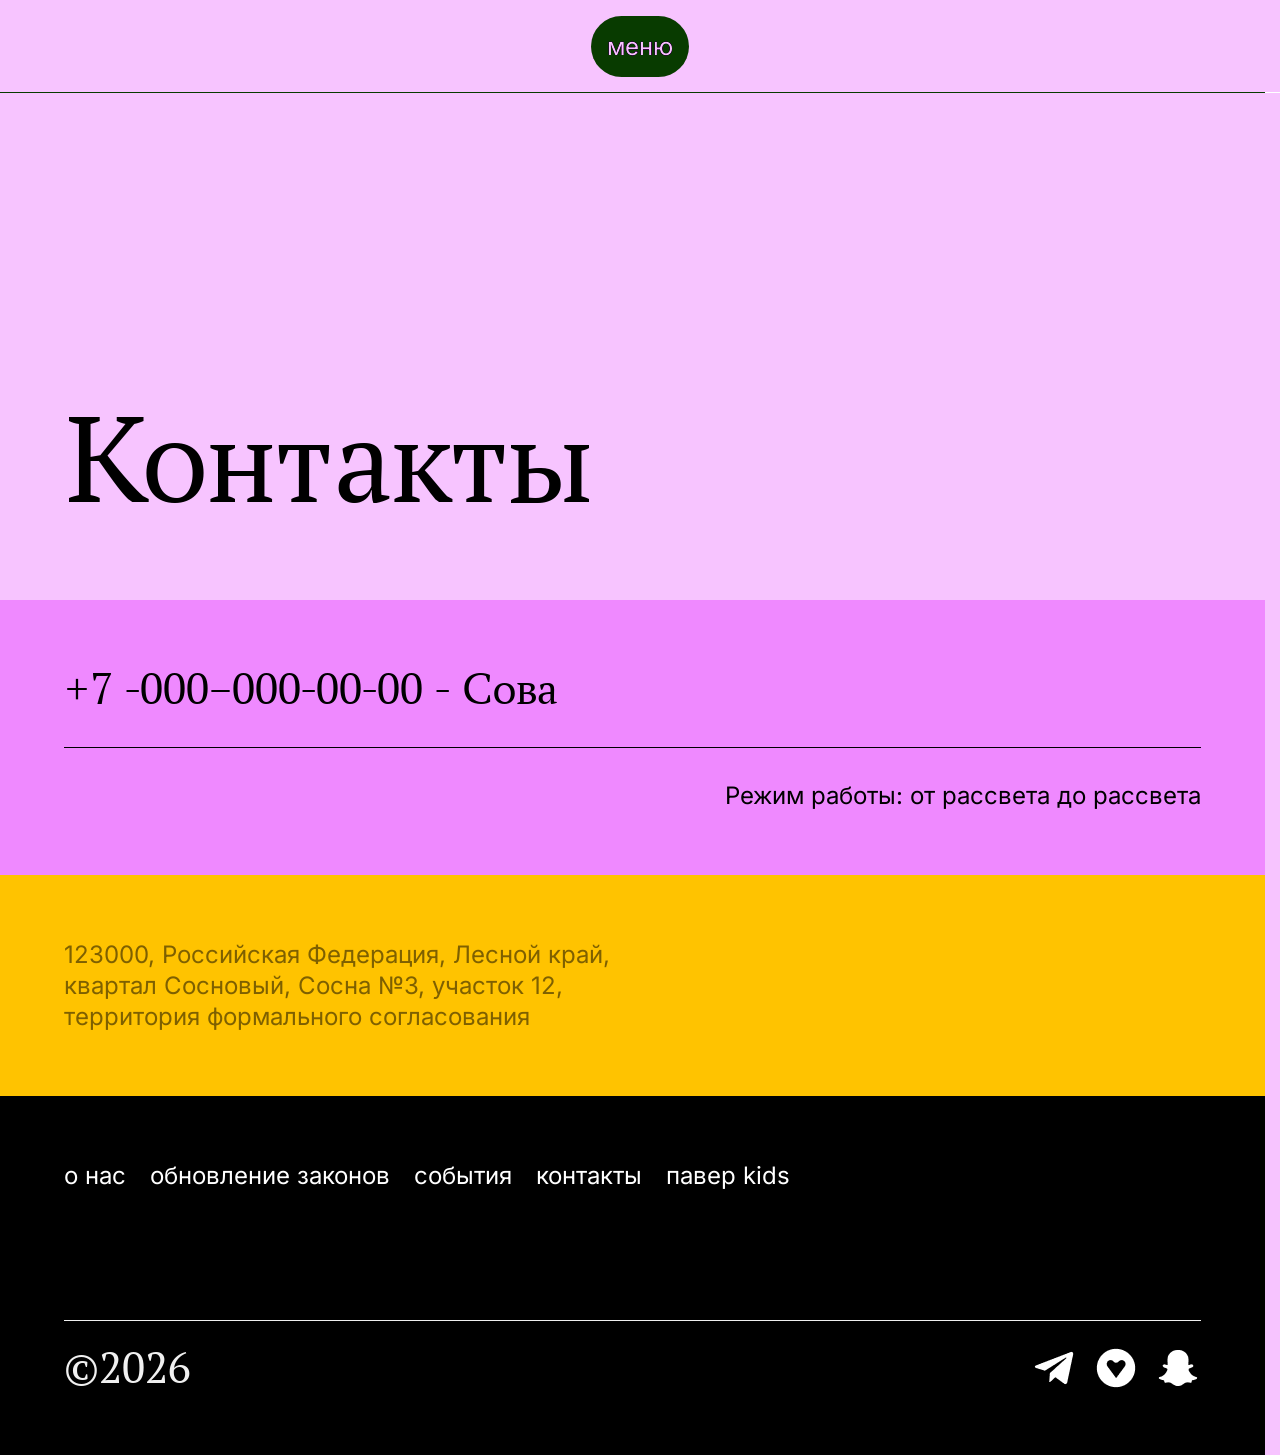
<file: contacts.html>
<!doctype html>
<html lang="en">
  <head>
    <meta charset="UTF-8" />
    <meta name="viewport" content="width=device-width, initial-scale=1.0" />

    <title>Павер | 4</title>

    <link rel="stylesheet" href="css/reset.css" />
    <link rel="stylesheet" href="css/fonts.css" />
    <link rel="stylesheet" href="css/style.css" />
    <link rel="stylesheet" href="css/adaptive.css" />

    <link rel="icon" type="image/svg+xml" href="assets/icons/favicon.svg" />

    <script src="js/gsap.min.js" defer></script>
    <script src="js/scripts.js" defer></script>
  </head>
  <body>
    <header class="header">
      <button class="menu-btn">меню</button>
    </header>

    <main>
      <section class="hero">
        <div class="menu-overlay">
          <nav class="menu">
            <a href="index.html" class="menu-item">главная</a>
            <a href="about.html" class="menu-item">о нас</a>
            <a href="laws.html" class="menu-item">обновление законов</a>
            <a href="events.html" class="menu-item">события</a>
            <a href="contacts.html" class="menu-item">контакты</a>
            <a
              href="https://ipzrev.github.io/web-poster/"
              class="menu-item"
              target="_blank"
              rel="noopener noreferrer"
            >
              павер kids
            </a>
          </nav>
        </div>
        <h1>
          <span class="line">
            <span class="word">Контакты</span>
          </span>
        </h1>
        <div class="cursor-mask">
          <div class="mask-gif-1"></div>
        </div>
      </section>

      <section class="cases">
        <h2>+7 -000–000-00-00 - Сова</h2>
        <div class="divider"></div>
        <p>Режим работы: от рассвета до рассвета</p>
      </section>

      <section class="contacts-2">
        <p>
          123000, Российская Федерация, Лесной край, квартал Сосновый, Сосна №3,
          участок 12, территория формального согласования
        </p>
      </section>

      <footer class="footer">
        <div class="navigation">
          <a href="./about.html">о нас</a>
          <a href="./laws.html">обновление законов</a>
          <a href="./events.html">события</a>
          <a href="./contacts.html">контакты</a>
          <a href="https://ipzrev.github.io/web-poster/">павер kids</a>
        </div>
        <div class="divider"></div>
        <div class="footer-bottom">
          <h2>©2026</h2>
          <div class="socials">
            <img src="./assets/icons/telegram-plane.png" />
            <img src="./assets/icons/gratipay.png" />
            <img src="./assets/icons/snapchat-ghost.png" />
          </div>
        </div>
      </footer>
    </main>
  </body>
</html>
</file>
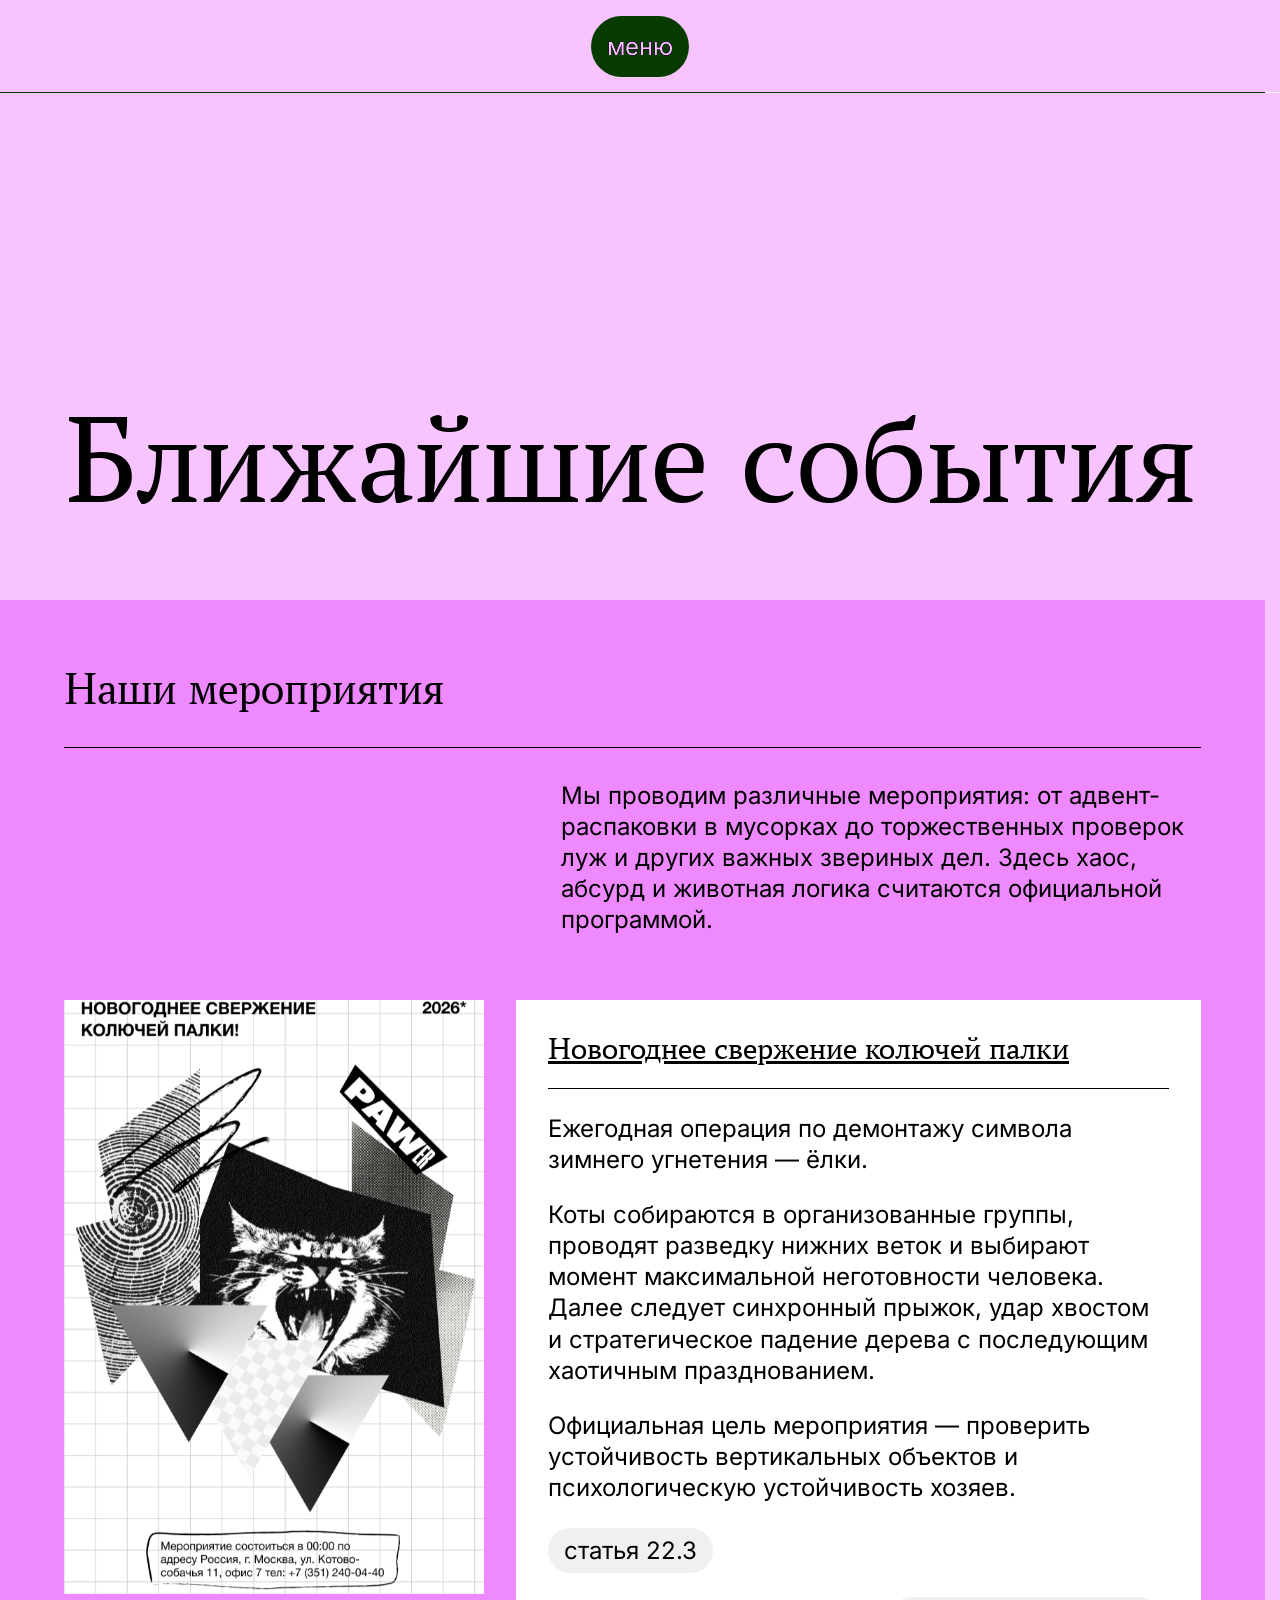
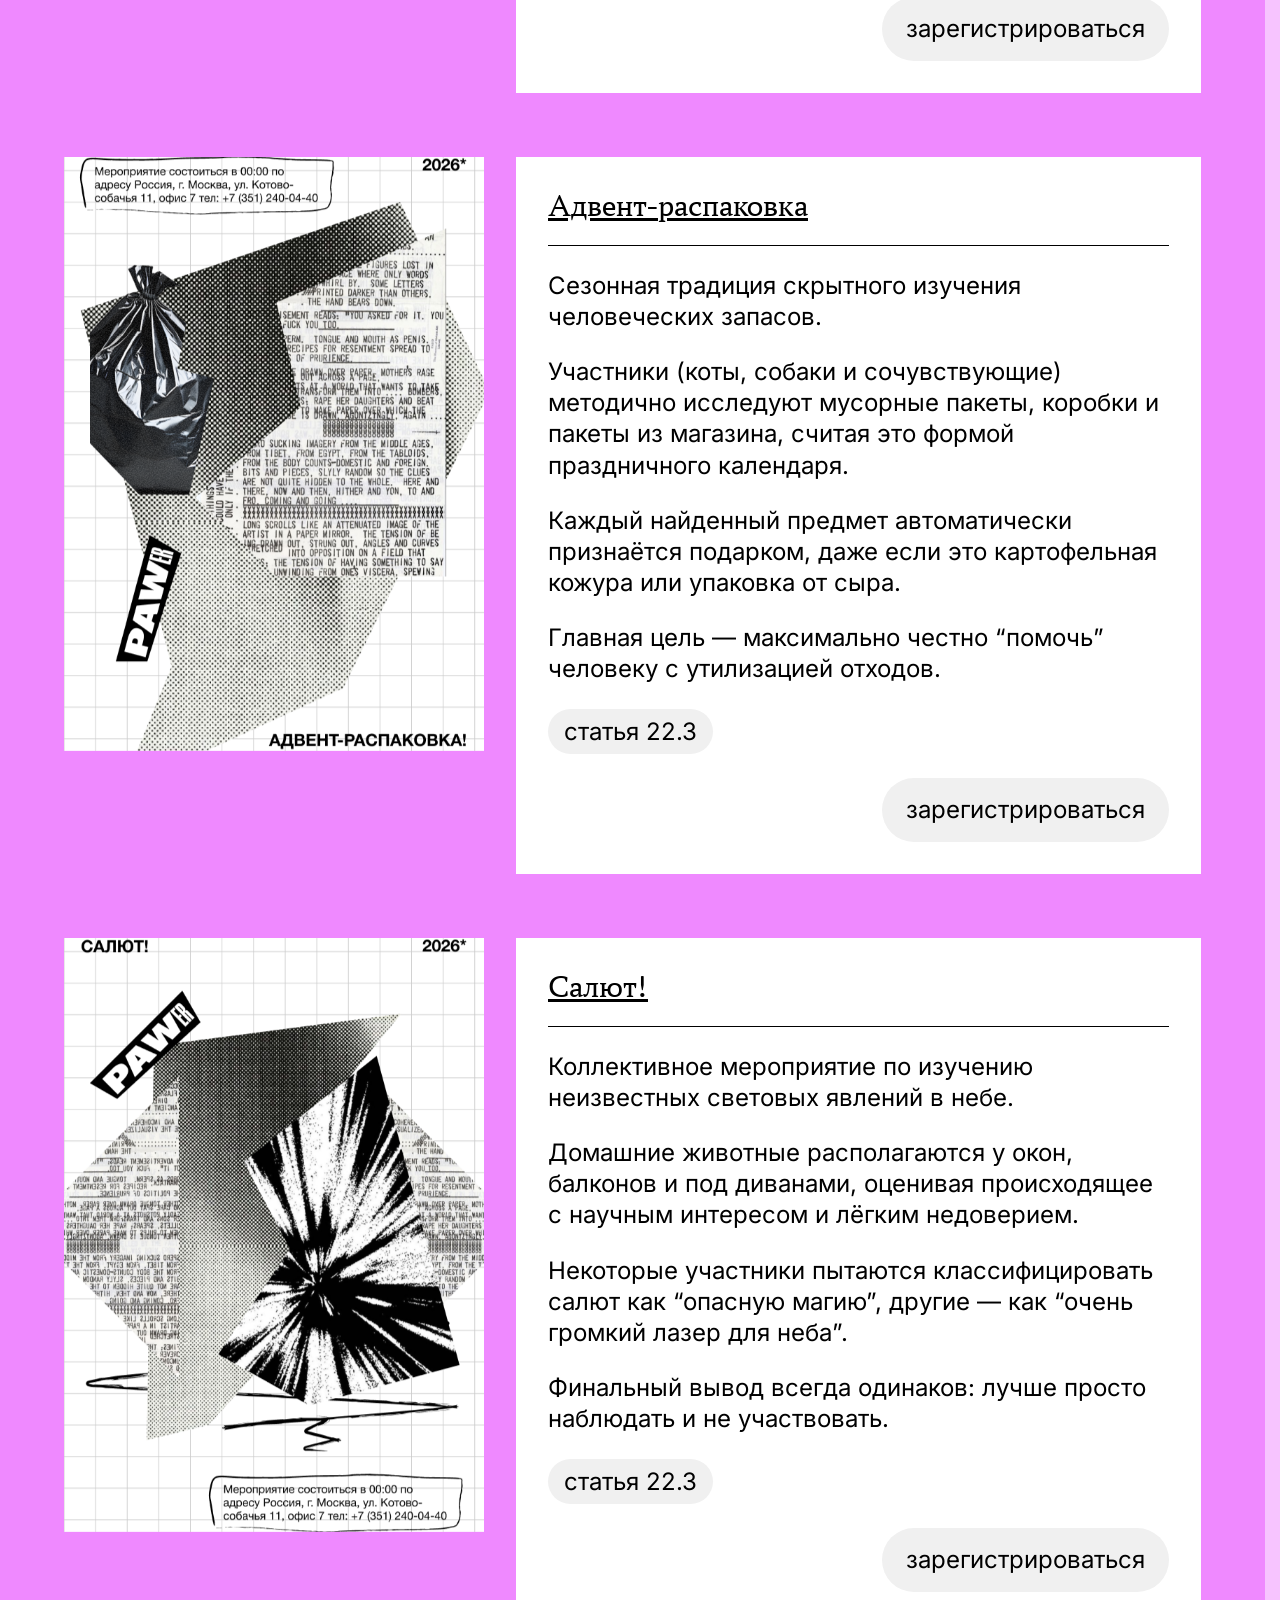
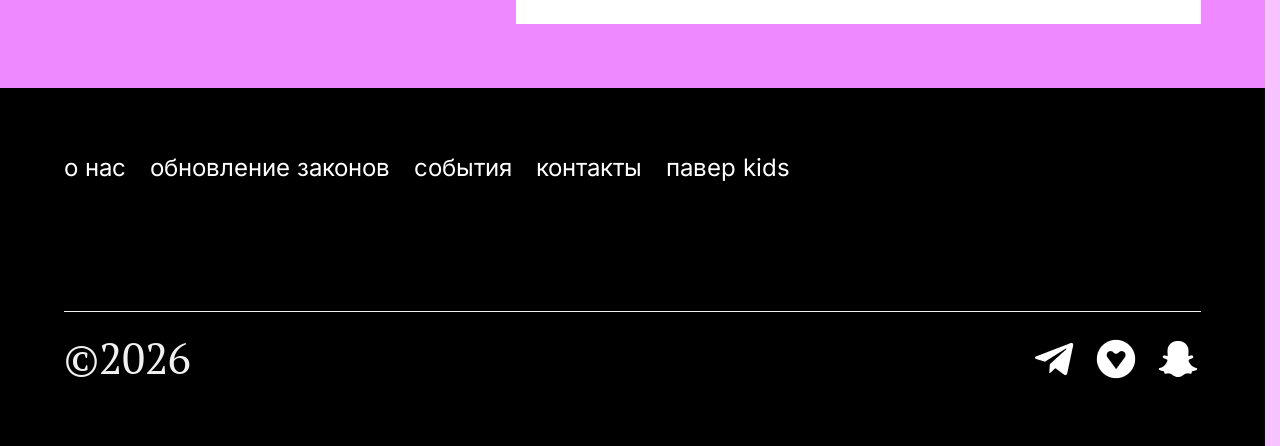
<file: events.html>
<!doctype html>
<html lang="en">
  <head>
    <meta charset="UTF-8" />
    <meta name="viewport" content="width=device-width, initial-scale=1.0" />

    <title>Павер | 4</title>

    <link rel="stylesheet" href="css/reset.css" />
    <link rel="stylesheet" href="css/fonts.css" />
    <link rel="stylesheet" href="css/style.css" />
    <link rel="stylesheet" href="css/adaptive.css" />

    <link rel="icon" type="image/svg+xml" href="assets/icons/favicon.svg" />

    <script src="js/gsap.min.js" defer></script>
    <script src="js/scripts.js" defer></script>
  </head>
  <body>
    <header class="header">
      <button class="menu-btn">меню</button>
    </header>

    <main>
      <section class="hero">
        <div class="menu-overlay">
          <nav class="menu">
            <a href="index.html" class="menu-item">главная</a>
            <a href="about.html" class="menu-item">о нас</a>
            <a href="laws.html" class="menu-item">обновление законов</a>
            <a href="events.html" class="menu-item">события</a>
            <a href="contacts.html" class="menu-item">контакты</a>
            <a
              href="https://ipzrev.github.io/web-poster/"
              class="menu-item"
              target="_blank"
              rel="noopener noreferrer"
            >
              павер kids
            </a>
          </nav>
        </div>
        <h1>
          <span class="line">
            <span class="word"> Ближайшие события </span>
          </span>
        </h1>
      </section>

      <section class="about">
        <h2>Наши мероприятия</h2>
        <div class="divider"></div>
        <p>
          Мы проводим различные мероприятия: от адвент-распаковки в мусорках до
          торжественных проверок луж и других важных звериных дел. Здесь хаос,
          абсурд и животная логика считаются официальной программой.
        </p>
      </section>

      <section class="event">
        <div class="event1"></div>
        <div class="event-content">
          <h3>Новогоднее свержение колючей палки</h3>
          <div class="divider"></div>
          <p class="law-p">
            Ежегодная операция по демонтажу символа зимнего угнетения — ёлки.
          </p>

          <p class="law-p">
            Коты собираются в организованные группы, проводят разведку нижних
            веток и выбирают момент максимальной неготовности человека. Далее
            следует синхронный прыжок, удар хвостом и стратегическое падение
            дерева с последующим хаотичным празднованием.
          </p>

          <p class="law-p">
            Официальная цель мероприятия — проверить устойчивость вертикальных
            объектов и психологическую устойчивость хозяев.
          </p>
          <div class="case-tags">
            <button>статья 22.3</button>
          </div>
          <a class="law-button" href="./404.html"> зарегистрироваться </a>
        </div>
      </section>

      <section class="event-64">
        <div class="event2"></div>
        <div class="event-content">
          <h3>Адвент-распаковка</h3>
          <div class="divider"></div>
          <p class="law-p">
            Сезонная традиция скрытного изучения человеческих запасов.
          </p>

          <p class="law-p">
            Участники (коты, собаки и сочувствующие) методично исследуют
            мусорные пакеты, коробки и пакеты из магазина, считая это формой
            праздничного календаря.
          </p>

          <p class="law-p">
            Каждый найденный предмет автоматически признаётся подарком, даже
            если это картофельная кожура или упаковка от сыра.
          </p>

          <p class="law-p">
            Главная цель — максимально честно “помочь” человеку с утилизацией
            отходов.
          </p>
          <div class="case-tags">
            <button>статья 22.3</button>
          </div>
          <a class="law-button" href="./404.html"> зарегистрироваться </a>
        </div>
      </section>

      <section class="event-64">
        <div class="event3"></div>
        <div class="event-content">
          <h3>Салют!</h3>
          <div class="divider"></div>
          <p class="law-p">
            Коллективное мероприятие по изучению неизвестных световых явлений в
            небе.
          </p>

          <p class="law-p">
            Домашние животные располагаются у окон, балконов и под диванами,
            оценивая происходящее с научным интересом и лёгким недоверием.
          </p>

          <p class="law-p">
            Некоторые участники пытаются классифицировать салют как “опасную
            магию”, другие — как “очень громкий лазер для неба”.
          </p>

          <p class="law-p">
            Финальный вывод всегда одинаков: лучше просто наблюдать и не
            участвовать.
          </p>
          <div class="case-tags">
            <button>статья 22.3</button>
          </div>
          <a class="law-button" href="./404.html"> зарегистрироваться </a>
        </div>
      </section>

      <footer class="footer">
        <div class="navigation">
          <a href="./about.html">о нас</a>
          <a href="./laws.html">обновление законов</a>
          <a href="./events.html">события</a>
          <a href="./contacts.html">контакты</a>
          <a href="https://ipzrev.github.io/web-poster/">павер kids</a>
        </div>
        <div class="divider"></div>
        <div class="footer-bottom">
          <h2>©2026</h2>
          <div class="socials">
            <img src="./assets/icons/telegram-plane.png" />
            <img src="./assets/icons/gratipay.png" />
            <img src="./assets/icons/snapchat-ghost.png" />
          </div>
        </div>
      </footer>
    </main>
  </body>
</html>
</file>
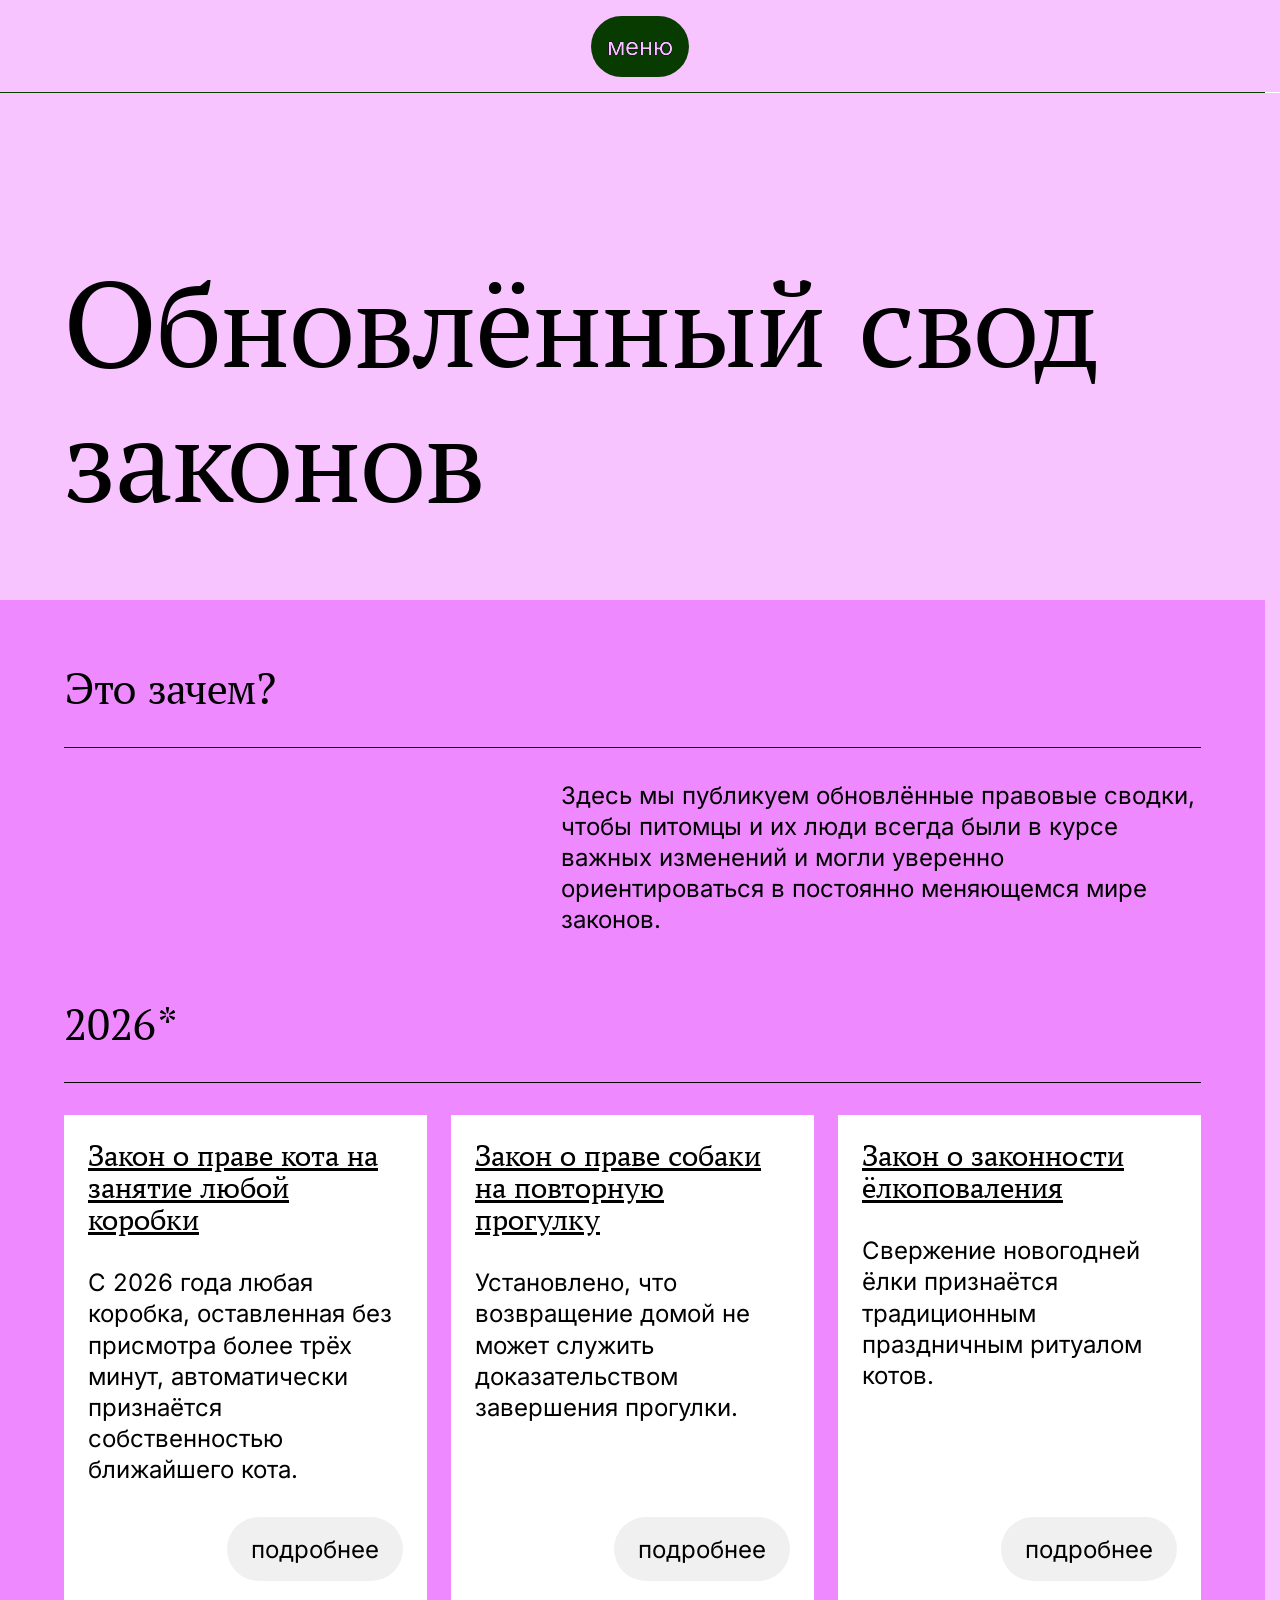
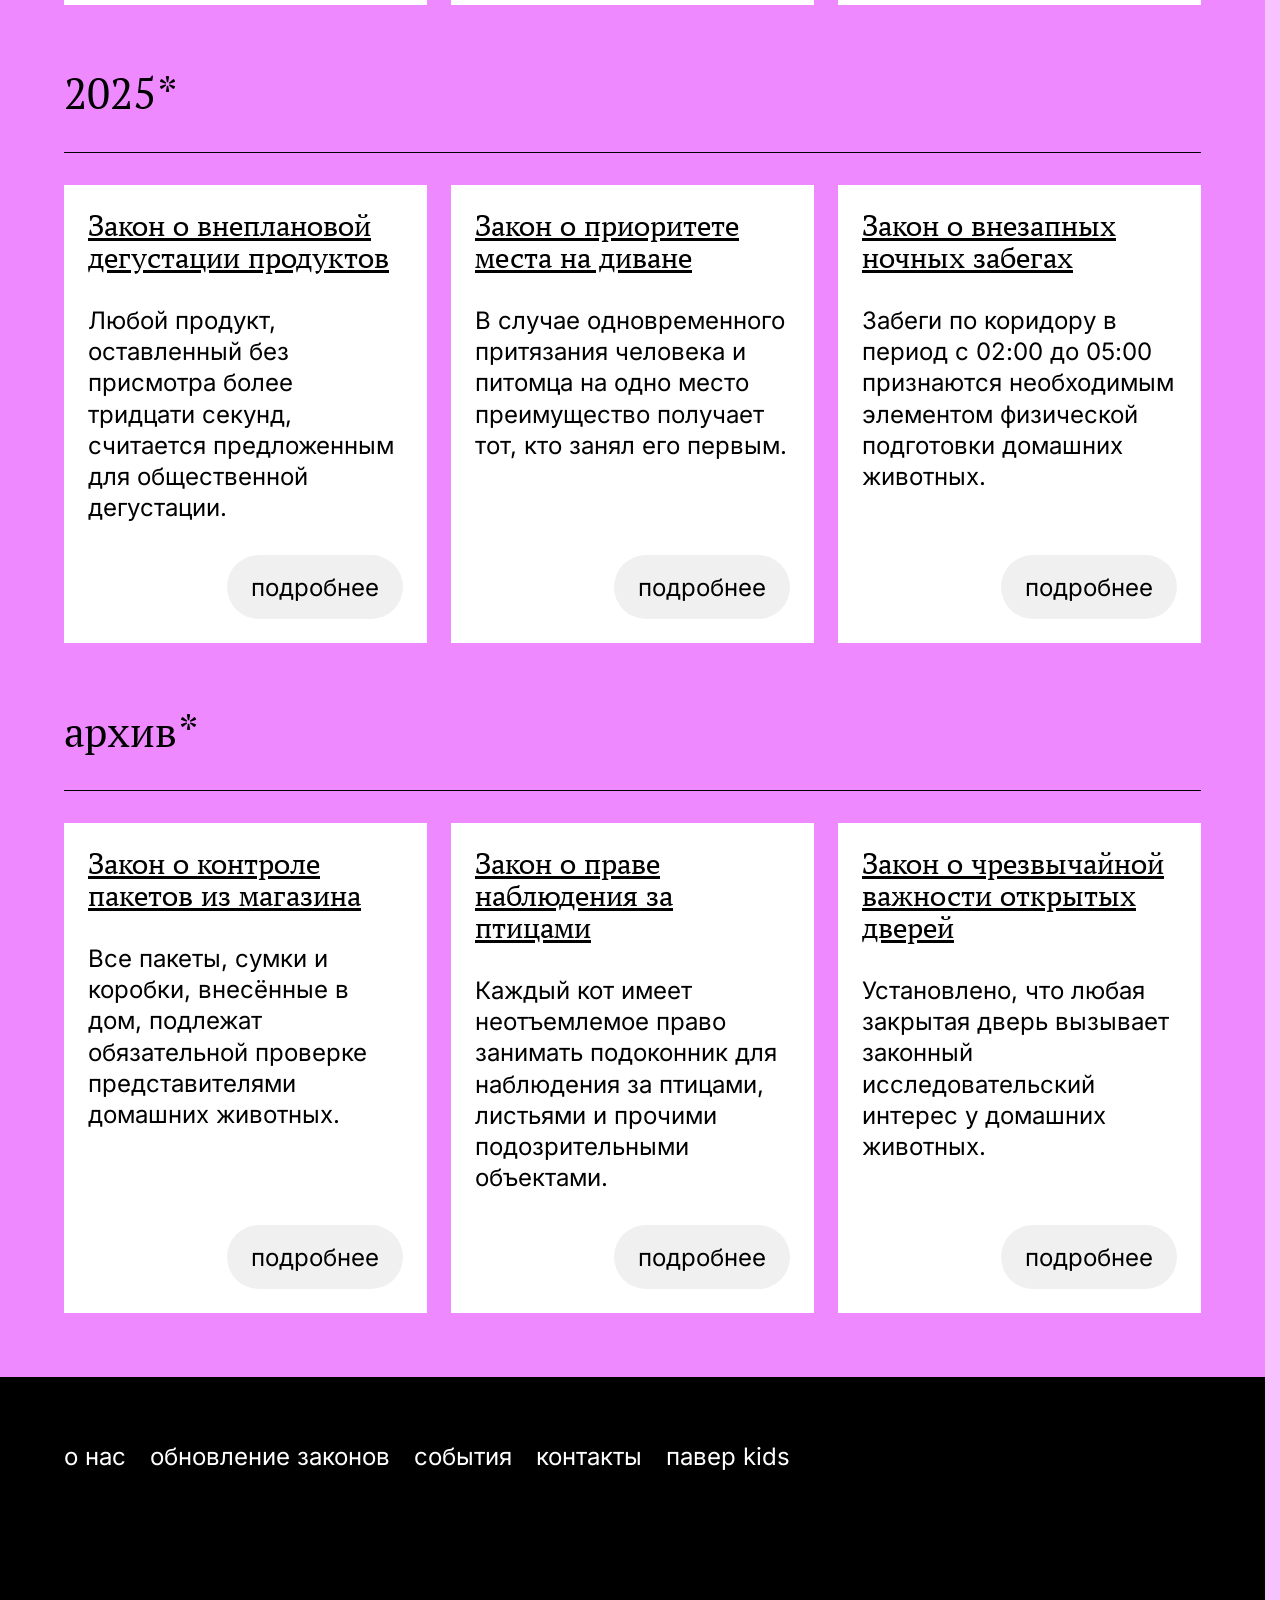
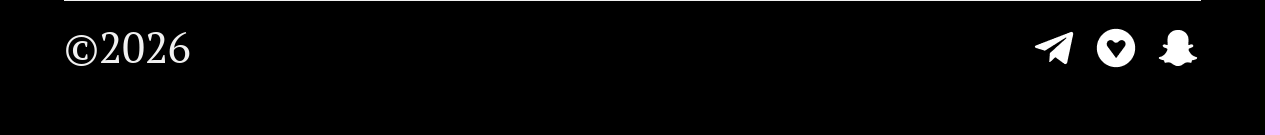
<file: laws.html>
<!doctype html>
<html lang="en">
  <head>
    <meta charset="UTF-8" />
    <meta name="viewport" content="width=device-width, initial-scale=1.0" />

    <title>Павер | 4</title>

    <link rel="stylesheet" href="css/reset.css" />
    <link rel="stylesheet" href="css/fonts.css" />
    <link rel="stylesheet" href="css/style.css" />
    <link rel="stylesheet" href="css/adaptive.css" />

    <link rel="icon" type="image/svg+xml" href="assets/icons/favicon.svg" />

    <script src="js/gsap.min.js" defer></script>
    <script src="js/scripts.js" defer></script>
  </head>
  <body>
    <header class="header">
      <button class="menu-btn">меню</button>
    </header>

    <main>
      <section class="hero">
        <div class="menu-overlay">
          <nav class="menu">
            <a href="index.html" class="menu-item">главная</a>
            <a href="about.html" class="menu-item">о нас</a>
            <a href="laws.html" class="menu-item">обновление законов</a>
            <a href="events.html" class="menu-item">события</a>
            <a href="contacts.html" class="menu-item">контакты</a>
            <a
              href="https://ipzrev.github.io/web-poster/"
              class="menu-item"
              target="_blank"
              rel="noopener noreferrer"
            >
              павер kids
            </a>
          </nav>
        </div>
        <h1>
          <span class="line">
            <span class="word"> <span>Обновлённый</span> свод </span>
          </span>
          <span class="line">
            <span class="word">законов</span>
          </span>
        </h1>
        <div class="cursor-mask">
          <div class="mask-gif-2"></div>
        </div>
      </section>

      <section class="about">
        <h2>Это зачем?</h2>
        <div class="divider"></div>
        <p>
          Здесь мы публикуем обновлённые правовые сводки, чтобы питомцы и их
          люди всегда были в курсе важных изменений и могли уверенно
          ориентироваться в постоянно меняющемся мире законов.
        </p>
      </section>

      <section class="law-2026">
        <h2>2026*</h2>
        <div class="divider"></div>
        <div class="law-grid">
          <div class="law-card">
            <div class="law-content">
              <h3 class="law-h3">
                Закон о праве кота на занятие любой коробки
              </h3>
              <p class="law-p">
                С 2026 года любая коробка, оставленная без присмотра более трёх
                минут, автоматически признаётся собственностью ближайшего кота.
              </p>
            </div>
            <button
              class="law-button"
              data-title="Закон 1"
              data-text="Постановление №17-ЛК
В целях обеспечения комфортного существования граждан кошачьего происхождения признаётся, что любая картонная коробка, внесённая на территорию жилища, автоматически становится объектом временной кошачьей собственности.
Владельцам запрещается выбрасывать, складывать или перемещать коробку до момента её официальной утраты интереса со стороны кота.
Нарушители обязаны предоставить не менее двух новых коробок аналогичного или большего размера."
            >
              подробнее
            </button>
          </div>
          <div class="law-card">
            <div class="law-content">
              <h3>Закон о праве собаки на повторную прогулку</h3>
              <p class="law-p">
                Установлено, что возвращение домой не может служить
                доказательством завершения прогулки.
              </p>
            </div>
            <button
              class="law-button"
              data-title="Закон 2"
              data-text="Постановление №22-ПС
Установлено, что возвращение домой не может служить доказательством завершения прогулки.
Если собака после входа в квартиру продолжает смотреть на дверь, вздыхать или приносить поводок, прогулка считается юридически незавершённой.
Минимальное количество дополнительных выходов определяется выражением «ну пожалуйста»."
            >
              подробнее
            </button>
          </div>
          <div class="law-card">
            <div class="law-content">
              <h3>Закон о законности ёлкоповаления</h3>
              <p class="law-p">
                Свержение новогодней ёлки признаётся традиционным праздничным
                ритуалом котов.
              </p>
            </div>
            <button
              class="law-button"
              data-title="Закон 3"
              data-text="Постановление №31-НГ
Свержение новогодней ёлки признаётся традиционным праздничным ритуалом котов.
Действия по опрокидыванию дерева не считаются порчей имущества, если были совершены из исследовательских, спортивных или эстетических соображений.
Ответственность за устойчивость конструкции полностью возлагается на человека."
            >
              подробнее
            </button>
          </div>
        </div>
      </section>

      <section class="law-2025">
        <h2>2025*</h2>
        <div class="divider"></div>
        <div class="law-grid">
          <div class="law-card">
            <div class="law-content">
              <h3 class="law-h3">Закон о внеплановой дегустации продуктов</h3>
              <p class="law-p">
                Любой продукт, оставленный без присмотра более тридцати секунд,
                считается предложенным для общественной дегустации.
              </p>
            </div>
            <button
              class="law-button"
              data-title="Закон 1"
              data-text="Любой продукт, оставленный без присмотра более тридцати секунд, считается предложенным для общественной дегустации.
Обнюхивание, облизывание и осторожное надкусывание признаются допустимыми методами контроля качества.
Возмущение владельца юридической силы не имеет."
            >
              подробнее
            </button>
          </div>
          <div class="law-card">
            <div class="law-content">
              <h3>Закон о приоритете места на диване</h3>
              <p class="law-p">
                В случае одновременного притязания человека и питомца на одно
                место преимущество получает тот, кто занял его первым.
              </p>
            </div>
            <button
              class="law-button"
              data-title="Закон 2"
              data-text="Постановление №44-ДВ
В случае одновременного притязания человека и питомца на одно место преимущество получает тот, кто занял его первым.
Если питомец спит, правило распространяется на площадь, превышающую размеры его тела в два раза.
Попытка сдвинуть спящего гражданина считается актом недружественного характера."
            >
              подробнее
            </button>
          </div>
          <div class="law-card">
            <div class="law-content">
              <h3>Закон о внезапных ночных забегах</h3>
              <p class="law-p">
                Забеги по коридору в период с 02:00 до 05:00 признаются
                необходимым элементом физической подготовки домашних животных.
              </p>
            </div>
            <button
              class="law-button"
              data-title="Закон 3"
              data-text="Постановление №13-НЗ
Забеги по коридору в период с 02:00 до 05:00 признаются необходимым элементом физической подготовки домашних животных.
Шум, топот и столкновения с мебелью относятся к категории естественных звуковых явлений.
Требования соблюдать тишину отклоняются как необоснованные."
            >
              подробнее
            </button>
          </div>
        </div>
      </section>

      <section class="law-2025">
        <h2>архив*</h2>
        <div class="divider"></div>
        <div class="law-grid">
          <div class="law-card">
            <div class="law-content">
              <h3 class="law-h3">Закон о контроле пакетов из магазина</h3>
              <p class="law-p">
                Все пакеты, сумки и коробки, внесённые в дом, подлежат
                обязательной проверке представителями домашних животных.
              </p>
            </div>
            <button
              class="law-button"
              data-title="Закон 1"
              data-text="Все пакеты, сумки и коробки, внесённые в дом, подлежат обязательной проверке представителями домашних животных.
Проверка включает обнюхивание, залезание внутрь и кратковременное нахождение в объекте.
Процедура считается завершённой только после потери интереса проверяющей стороны."
            >
              подробнее
            </button>
          </div>
          <div class="law-card">
            <div class="law-content">
              <h3>Закон о праве наблюдения за птицами</h3>
              <p class="law-p">
                Каждый кот имеет неотъемлемое право занимать подоконник для
                наблюдения за птицами, листьями и прочими подозрительными
                объектами.
              </p>
            </div>
            <button
              class="law-button"
              data-title="Закон 2"
              data-text="Постановление №52-ОП
Каждый кот имеет неотъемлемое право занимать подоконник для наблюдения за птицами, листьями и прочими подозрительными объектами.
Запотевание стекла, характерное чириканье и удары хвостом о подоконник не являются нарушением общественного порядка."
            >
              подробнее
            </button>
          </div>
          <div class="law-card">
            <div class="law-content">
              <h3>Закон о чрезвычайной важности открытых дверей</h3>
              <p class="law-p">
                Установлено, что любая закрытая дверь вызывает законный
                исследовательский интерес у домашних животных.
              </p>
            </div>
            <button
              class="law-button"
              data-title="Закон 3"
              data-text="Постановление №61-ОД
Установлено, что любая закрытая дверь вызывает законный исследовательский интерес у домашних животных.
После открытия двери питомец вправе немедленно передумать входить в помещение.
Попытки выяснить причину такого поведения считаются бесперспективными и не рекомендуются специалистами."
            >
              подробнее
            </button>
          </div>
        </div>
      </section>

      <footer class="footer">
        <div class="navigation">
          <a href="./about.html">о нас</a>
          <a href="./laws.html">обновление законов</a>
          <a href="./events.html">события</a>
          <a href="./contacts.html">контакты</a>
          <a href="https://ipzrev.github.io/web-poster/">павер kids</a>
        </div>
        <div class="divider"></div>
        <div class="footer-bottom">
          <h2>©2026</h2>
          <div class="socials">
            <img src="./assets/icons/telegram-plane.png" />
            <img src="./assets/icons/gratipay.png" />
            <img src="./assets/icons/snapchat-ghost.png" />
          </div>
        </div>
      </footer>
    </main>
    <div class="popup popup-law" id="popup-law">
      <div class="popup-content">
        <div class="popup-text">
          <h3 id="popup-law-title"></h3>
          <div class="divider"></div>
          <p id="popup-law-text" class="law-p"></p>
        </div>
        <button class="popup-close">оки</button>
      </div>
    </div>
  </body>
</html>
</file>
<file: css/fonts.css>
@font-face {
  font-family: "Astra";
  src: url("../assets/fonts/pt-astra-serif_regular.woff") format("woff");
  font-style: normal;
  font-weight: 400;
}

@font-face {
  font-family: "Astra";
  src: url("../assets/fonts/pt-astra-serif_italic.woff") format("woff");
  font-style: italic;
  font-weight: 400;
}

@font-face {
  font-family: "Inter";
  src: url(../assets/fonts/Inter-variable.woff);
  font-style: normal;
  font-weight: 400;
}
</file>
<file: css/style.css>
* {
  margin: 0;
  padding: 0;
  box-sizing: border-box;
}

a {
  text-decoration: none;
  color: #000;
}

.header {
  position: fixed;
  top: 0;
  left: 0;
  right: 0;
  display: flex;
  justify-content: center;
  align-items: center;
  width: 100%;
  height: 93px;
  border-bottom: 1px solid rgb(255, 255, 255);
  position: fixed;
  z-index: 100;
  mix-blend-mode: difference;
}

.menu-btn {
  display: flex;
  align-items: center;
  justify-content: center;
  font-family: "Inter";
  position: fixed;
  font-size: 24px;
  width: 98px;
  height: 61px;
  border: none;
  border-radius: 60px;
  background: #ffffff;
  z-index: 101;
  cursor: pointer;
  transition:
    border-radius 0.45s cubic-bezier(0.22, 1, 0.36, 1),
    background 0.45s cubic-bezier(0.22, 1, 0.36, 1);
}

.menu-btn:hover {
  border-radius: 50%;
  background: #ffffff;
}

.menu-overlay {
  position: fixed;
  inset: 0;
  background: #ffc300;
  z-index: 99;
  display: flex;
  justify-content: center;
  align-items: center;
  clip-path: inset(0 0 100% 0);
}

.menu {
  display: flex;
  flex-direction: column;
  gap: 16px;
  align-items: center;
}

.menu-item {
  font-family: "Inter";
  display: inline-flex;
  align-items: center;
  justify-content: center;
  padding: 0 32px;
  height: 64px;
  border: none;
  border-radius: 60px;
  background: #ffffff;
  font-size: 24px;
  cursor: pointer;
  white-space: nowrap;
  transition:
    border-radius 0.45s cubic-bezier(0.22, 1, 0.36, 1),
    background 0.45s cubic-bezier(0.22, 1, 0.36, 1);
}

.menu-item:hover {
  border-radius: 50%;
  background: #ffffff;
}

.hero {
  height: 600px;
  background-color: #f7c4ff;
  display: flex;
  align-items: flex-end;
  padding-left: 64px;
  padding-bottom: 64px;
}

.hero h1 {
  color: black;
  font-size: 128px;
  font-family: "Astra", serif;
  line-height: 90%;
}

.italic {
  font-family: "Astra";
  font-style: italic;
}

.line {
  display: block;
  overflow: hidden;
  padding-bottom: 0.15em;
}

.word {
  display: inline-block;
  transform: translateY(120%);
}

.cursor-mask {
  position: fixed;
  width: 280px;
  height: 280px;
  left: 0;
  top: 0;
  transform: translate(-50%, -50%);
  pointer-events: none;
  z-index: 98;
  opacity: 0; /* старт скрыт */
}

.mask-gif {
  width: 100%;
  height: 100%;
  background: url("../assets/images/img1.gif") center / cover no-repeat;
}

.mask-gif-1 {
  width: 100%;
  height: 100%;
  background: url("../assets/images/img4.gif") center / cover no-repeat;
}

.mask-gif-2 {
  width: 100%;
  height: 100%;
  background: url("../assets/images/img5.gif") center / cover no-repeat;
}

.about {
  background-color: #ef89ff;
  display: flex;
  flex-direction: column;
  align-items: flex-end;
  flex-direction: column;
  padding: 64px;
  gap: 32px;
}

.about h2 {
  align-self: flex-start;
  font-family: "Astra", serif;
  font-size: 46px;
  line-height: 110%;
}

.about p {
  font-size: 24px;
  line-height: 130%;
  font-family: "Inter";
  max-width: 640px;
}

.divider {
  height: 1px;
  width: 100%;
  background-color: black;
}

.video {
  height: 600px;
  background-image: url(../assets/images/plan.png);
  background-size: cover;
  display: flex;
  justify-content: flex-end;
  align-items: flex-end;
  padding: 32px;
}

.video-btn {
  display: inline-flex;
  align-items: center;
  justify-content: center;
  padding: 0 32px;
  height: 64px;
  border: none;
  border-radius: 60px;
  background: #ffffff;
  font-size: 24px;
  cursor: pointer;
  white-space: nowrap;
  transition:
    border-radius 0.45s cubic-bezier(0.22, 1, 0.36, 1),
    background 0.45s cubic-bezier(0.22, 1, 0.36, 1);
}

.video-btn:hover {
  border-radius: 50%;
  background: #ffffff;
}

.cases {
  background-color: #ef89ff;
  display: flex;
  flex-direction: column;
  align-items: flex-end;
  flex-direction: column;
  padding: 64px;
  gap: 32px;
}

.cases h2 {
  align-self: flex-start;
  font-family: "Astra", serif;
  font-size: 46px;
  line-height: 110%;
}

.cases p {
  font-size: 24px;
  line-height: 130%;
  font-family: "Inter";
  max-width: 640px;
}

.cases-cards {
  display: flex;
  align-items: flex-start;
  gap: 32px;
  padding: 64px;
  padding-top: 0px;
  background-color: #ef89ff;
}

.case-card {
  transform-style: preserve-3d;
  will-change: transform;
  width: 416px;
  padding: 32px;
  display: flex;
  flex-direction: column;
  gap: 32px;
  background: #ffffff;
  border-radius: 16px;
}

.case-card :hover {
  cursor: pointer;
}

.case-top {
  display: flex;
  align-items: center;
  gap: 16px;
}

.case-avatar {
  width: 64px;
  height: 64px;
  border-radius: 50%;
  background: url("../assets/images/a-1.gif") center / cover no-repeat;
}

.case-body {
  display: flex;
  flex-direction: column;
  gap: 16px;
  background-color: rgb(255, 255, 255);
}

.case-body p {
  font-family: "Inter";
  font-size: 24px;
  line-height: 130%;
}

.case-tags {
  display: flex;
  gap: 8px;
  flex-wrap: wrap;
}

.case-tags button {
  padding: 8px 16px;
  border: none;
  border-radius: 999px;
  background: #f0f0f0;
  font-family: "Inter";
  font-size: 24px;
  cursor: pointer;
}

h3 {
  font-family: "Astra", serif;
  font-size: 32px;
  text-decoration: underline;
}

.pre-form {
  background-color: #ffffff;
  display: flex;
  flex-direction: column;
  align-items: flex-end;
  flex-direction: column;
  padding: 64px;
  gap: 32px;
}

.pre-form h2 {
  align-self: flex-start;
  font-family: "Astra", serif;
  font-size: 46px;
  line-height: 110%;
}

.pre-form p {
  font-size: 24px;
  line-height: 130%;
  font-family: "Inter";
  max-width: 640px;
}

.fos {
  display: flex;
  align-items: stretch;
  gap: 32px;
  padding: 64px;
  padding-top: 0px;
  background-color: #ffffff;
}

.form {
  display: flex;
  flex-direction: column;
  width: 100%;
  gap: 24px;
  width: 640px;
  background-color: rgb(255, 255, 255);
}

.form-image {
  width: 640px;
  height: 275px;
  background-image: url(../assets/images/plan_2.png);
  background-size: cover;
}

.form input {
  font-family: "Inter", serif;
  height: 61px;
  padding: 16px;
  border: none;
  border-bottom: 1px solid #000;
  font-size: 24px;
  outline: none;
  box-shadow: none;
  background: transparent;
}

.form input:focus {
  outline: none;
  box-shadow: none;
  background-color: #f8f8f8;
}

.form button {
  margin-top: 40px;
  font-family: "Inter";
  display: inline-flex;
  justify-content: center;
  align-items: center;
  align-self: flex-end;
  padding: 0 32px;
  height: 64px;
  border: none;
  border-radius: 60px;
  background: #f0f0f0;
  font-size: 24px;
  cursor: pointer;
  white-space: nowrap;
  transition:
    border-radius 0.45s cubic-bezier(0.22, 1, 0.36, 1),
    background 0.45s cubic-bezier(0.22, 1, 0.36, 1);
}

.form button:hover {
  border-radius: 50%;
  background: #f0f0f0;
}

.error {
  color: red;
}

.popup {
  position: fixed;
  inset: 0;
  background: rgba(0, 0, 0, 0.5);
  display: flex;
  justify-content: center;
  align-items: center;
  opacity: 0;
  pointer-events: none;
  transition: 0.2s ease;
  z-index: 9999;
}

.popup-content {
  border-radius: 16px;
  display: flex;
  flex-direction: column;
  justify-content: center;
  align-items: center;
  background: white;
  padding: 64px;
  gap: 64px;
  text-align: center;
}

.popup-text {
  display: flex;
  flex-direction: column;
  gap: 32px;
}

.popup.active {
  opacity: 1;
  pointer-events: auto;
}

.popup button {
  font-family: "Inter";
  display: inline-flex;
  justify-content: center;
  align-items: center;
  align-self: flex-end;
  padding: 0 32px;
  height: 64px;
  border: none;
  border-radius: 60px;
  background: #f0f0f0;
  font-size: 24px;
  cursor: pointer;
  white-space: nowrap;
  transition:
    border-radius 0.45s cubic-bezier(0.22, 1, 0.36, 1),
    background 0.45s cubic-bezier(0.22, 1, 0.36, 1);
}

.popup button:hover {
  border-radius: 50%;
  background: #f0f0f0;
}

.footer {
  padding: 64px;
  display: flex;
  flex-direction: column;
  background-color: black;
  flex-shrink: 0;
}

footer p {
  color: #f0f0f0;
  font-family: "Inter", serif;
  font-size: 24px;
}

footer h2 {
  color: #f0f0f0;
  font-family: "Astra";
  font-size: 46px;
}

.footer .divider {
  margin-top: 128px;
  margin-bottom: 24px;
  height: 1px;
  width: 100%;
  background-color: #f0f0f0;
}

.footer-bottom {
  display: flex;
  justify-content: space-between;
  align-items: center;
  width: 100%;
}

.navigation {
  display: flex;
  flex-direction: row;
  gap: 24px;
}

.navigation a {
  font-family: "Inter";
  line-height: 130%;
  color: white;
  text-decoration: none;
  font-size: 24px;
}

.navigation a:hover {
  opacity: 0.6;
}

.hero-about {
  height: 600px;
  background-image: url(../assets/images/img1.gif);
  background-size: cover;
}

.gallery {
  background-color: #ef89ff;
  position: relative;
}

.gallery-scroll {
  overflow-x: auto;
  overflow-y: hidden;
  width: 100%;
  scrollbar-width: none;
}

.gallery-scroll::-webkit-scrollbar {
  display: none;
}

.track {
  display: flex;
  gap: 24px;
  width: max-content;
  padding: 64px;
}

.track img {
  width: 600px;
  height: 420px;
  object-fit: cover;
  flex-shrink: 0;
}

.gallery-btn {
  position: absolute;
  right: 64px;
  bottom: 64px;
  height: 64px;
  padding: 0 32px;
  display: inline-flex;
  align-items: center;
  justify-content: center;
  border: none;
  border-radius: 60px;
  background: #f0f0f0;
  font-family: "Inter";
  font-size: 24px;
  cursor: pointer;
  white-space: nowrap;
  z-index: 10;
  transition:
    border-radius 0.45s cubic-bezier(0.22, 1, 0.36, 1),
    background 0.45s cubic-bezier(0.22, 1, 0.36, 1);
}

.gallery-btn:hover {
  border-radius: 50%;
  background: #f0f0f0;
}

.hero-404 {
  background-color: #f7c4ff;
  display: flex;
  align-items: flex-end;
  padding: 64px;
  margin-top: 96px;
  overflow: hidden;
  min-width: 0;
}

.hero-404 h1 {
  color: black;
  font-size: 128px;
  font-family: "Astra", serif;
  line-height: 90%;
}

.page {
  min-height: 100%;
  display: flex;
  flex-direction: column;
}

html,
body {
  background-color: #f7c4ff;
  height: 100%;
  margin: 0;
  scrollbar-gutter: stable;
}

main {
  flex: 1;
  display: flex;
  flex-direction: column;
}

.law-2026 {
  background-color: #ef89ff;
  padding: 64px;
  padding-top: 0px;
  display: flex;
  align-items: flex-start;
  flex-direction: column;
  gap: 32px;
}

.law-2026 h2 {
  align-self: flex-start;
  font-family: "Astra", serif;
  font-size: 46px;
  line-height: 110%;
}

.law-grid {
  width: 100%;
  display: grid;
  grid-template-columns: repeat(3, 1fr);
  gap: 24px;
}

.law-card {
  min-width: 0;
  display: flex;
  flex-direction: column;
  justify-content: space-between;
  gap: 32px;
  padding: 24px;
  width: 100%;
  background-color: #ffffff;
}

.law-button {
  padding: 24px;
  font-family: "Inter";
  display: inline-flex;
  justify-content: center;
  align-items: center;
  align-self: flex-end;
  height: 64px;
  border: none;
  border-radius: 60px;
  background: #f0f0f0;
  font-size: 24px;
  cursor: pointer;
  white-space: nowrap;
  transition:
    border-radius 0.45s cubic-bezier(0.22, 1, 0.36, 1),
    background 0.45s cubic-bezier(0.22, 1, 0.36, 1);
}

.law-button:hover {
  border-radius: 50%;
  background: #f0f0f0;
}

.law-content {
  gap: 32px;
  display: flex;
  flex-direction: column;
}

.law-p {
  overflow-wrap: break-word;
  word-break: break-word;
  font-size: 24px;
  line-height: 130%;
  font-family: "Inter";
  max-width: 640px;
}

.law-2025 {
  background-color: #ef89ff;
  padding: 64px;
  padding-top: 0px;
  display: flex;
  align-items: flex-start;
  flex-direction: column;
  gap: 32px;
}

.law-2025 h2 {
  align-self: flex-start;
  font-family: "Astra", serif;
  font-size: 46px;
  line-height: 110%;
}

.event {
  background-color: #ef89ff;
  display: flex;
  gap: 32px;
  padding: 64px;
  padding-top: 0px;
  align-items: stretch;
}

.event1 {
  width: 420px;
  height: 594px;
  background-image: url("../assets/images/plakat-1.png");
  background-size: cover;
  background-position: center;
  background-repeat: no-repeat;
  transform-style: preserve-3d;
  will-change: transform;
}

.event-content {
  background-color: #ffffff;
  flex: 1;
  display: flex;
  flex-direction: column;
  gap: 24px;
  padding: 32px;
}

.event-content .law-button {
  margin-top: auto;
  align-self: flex-end;
}

.event-64 {
  background-color: #ef89ff;
  display: flex;
  gap: 32px;
  padding: 64px;
  padding-top: 0px;
  align-items: stretch;
}

.event2 {
  width: 420px;
  height: 594px;
  background-image: url("../assets/images/plakat-2.png");
  background-size: cover;
  background-position: center;
  background-repeat: no-repeat;
  transform-style: preserve-3d;
  will-change: transform;
}

.event3 {
  width: 420px;
  height: 594px;
  background-image: url("../assets/images/plakat-3.png");
  background-size: cover;
  background-position: center;
  background-repeat: no-repeat;
  transform-style: preserve-3d;
  will-change: transform;
}

.plan {
  height: 600px;
  background-image: url(../assets/images/plan_3.png);
  background-size: cover;
}

.socials {
  display: flex;
  gap: 16px;
  align-self: flex-end;
}

.contacts-2 {
  padding: 64px;
  display: flex;
  flex-direction: column;
  align-items: flex-start;
  flex-direction: column;
  padding: 64px;
  background-color: #ffc300;
}

.contacts-2 p {
  line-height: 130%;
  width: 640px;
  font-family: "Inter";
  font-size: 24px;
  opacity: 50%;
}
</file>
<file: css/adaptive.css>
@media (max-width: 1024px) {
  .footer {
    padding: 48px;
  }

  .navigation {
    flex-wrap: wrap;
    gap: 16px;
  }

  .hero {
    height: 520px;
    padding: 0 48px 48px;
  }

  .hero h1 {
    font-size: 96px;
  }

  .cases-cards {
    flex-wrap: wrap;
    gap: 24px;
  }

  .case-card {
    width: calc(50% - 12px);
  }

  .form,
  .form-image {
    width: 50%;
  }

  .hero-about {
    height: 520px;
  }

  .gallery .track img {
    width: 480px;
    height: 340px;
  }

  .plan {
    height: 520px;
  }

  .law-grid {
    grid-template-columns: repeat(2, 1fr);
  }

  .event,
  .event-64 {
    padding: 48px;
  }

  .event1,
  .event2,
  .event3 {
    width: 320px;
    height: 450px;
  }

  .hero-404 h1 {
    font-size: 96px;
  }

  .contacts-2 {
    padding: 48px;
  }
}

@media (max-width: 768px) {
  .footer {
    padding: 32px;
  }

  .navigation {
    flex-direction: column;
    gap: 12px;
  }

  .footer-bottom {
    flex-direction: column;
    align-items: flex-start;
    gap: 24px;
  }

  .hero {
    height: 420px;
    padding: 0 32px 32px;
  }

  .hero h1 {
    font-size: 64px;
  }

  .about,
  .cases,
  .pre-form,
  .law-2026,
  .law-2025 {
    padding: 32px;
  }

  .cases-cards {
    flex-direction: column;
    padding: 32px;
  }

  .case-card {
    width: 100%;
  }

  .video {
    height: 420px;
  }

  .fos {
    flex-direction: column;
    padding: 32px;
  }

  .form,
  .form-image {
    width: 100%;
  }

  .form-image {
    height: 240px;
  }

  .form button,
  .law-button {
    width: 100%;
  }

  .hero-about {
    height: 420px;
  }

  .gallery .track {
    padding: 32px;
    gap: 16px;
  }

  .gallery .track img {
    width: 360px;
    height: 260px;
  }

  .plan {
    height: 420px;
  }

  .law-grid {
    grid-template-columns: 1fr;
  }

  .law-p {
    max-width: 100%;
  }

  .event,
  .event-64 {
    flex-direction: column;
    padding: 32px;
  }

  .event1,
  .event2,
  .event3 {
    width: 100%;
    height: 420px;
  }

  .event-content {
    width: 100%;
  }

  .hero-404 {
    padding: 32px;
  }

  .hero-404 h1 {
    font-size: 64px;
  }

  .contacts-2 {
    padding: 32px;
  }

  .contacts-2 p {
    width: 100%;
  }
}

@media (max-width: 414px) {
  .footer {
    padding: 24px 16px;
  }

  .navigation a {
    font-size: 18px;
  }

  .footer-bottom h2 {
    font-size: 28px;
  }

  .socials img {
    width: 20px;
    height: 20px;
  }

  h2 {
    font-size: 28px !important;
  }

  p {
    font-size: 16px !important;
    line-height: 140%;
  }

  .hero {
    height: 360px;
    padding: 0 16px 16px;
  }

  .hero h1 {
    font-size: 40px;
  }

  .cases-cards,
  .fos {
    padding: 16px;
  }

  .video {
    height: 260px;
    padding: 16px;
  }

  .video-btn,
  .law-button,
  .form button {
    height: 48px;
    font-size: 16px;
  }

  .hero-about {
    height: 320px;
  }

  .about {
    padding: 16px;
  }

  .gallery .track {
    padding: 16px;
    gap: 12px;
  }

  .gallery .track img {
    width: 260px;
    height: 180px;
  }

  .gallery-btn {
    right: 16px;
    bottom: 16px;
    height: 44px;
    font-size: 16px;
    padding: 0 16px;
  }

  .plan {
    height: 280px;
  }

  .law-2026,
  .law-2025 {
    padding: 16px;
  }

  .law-card {
    padding: 16px;
  }

  h3 {
    font-size: 22px;
  }

  .event,
  .event-64 {
    padding: 16px;
  }

  .event1,
  .event2,
  .event3 {
    height: 320px;
  }

  .event-content {
    padding: 16px;
  }

  .hero-404 h1 {
    font-size: 40px;
  }

  .contacts-2 {
    padding: 16px;
  }
}
</file>
